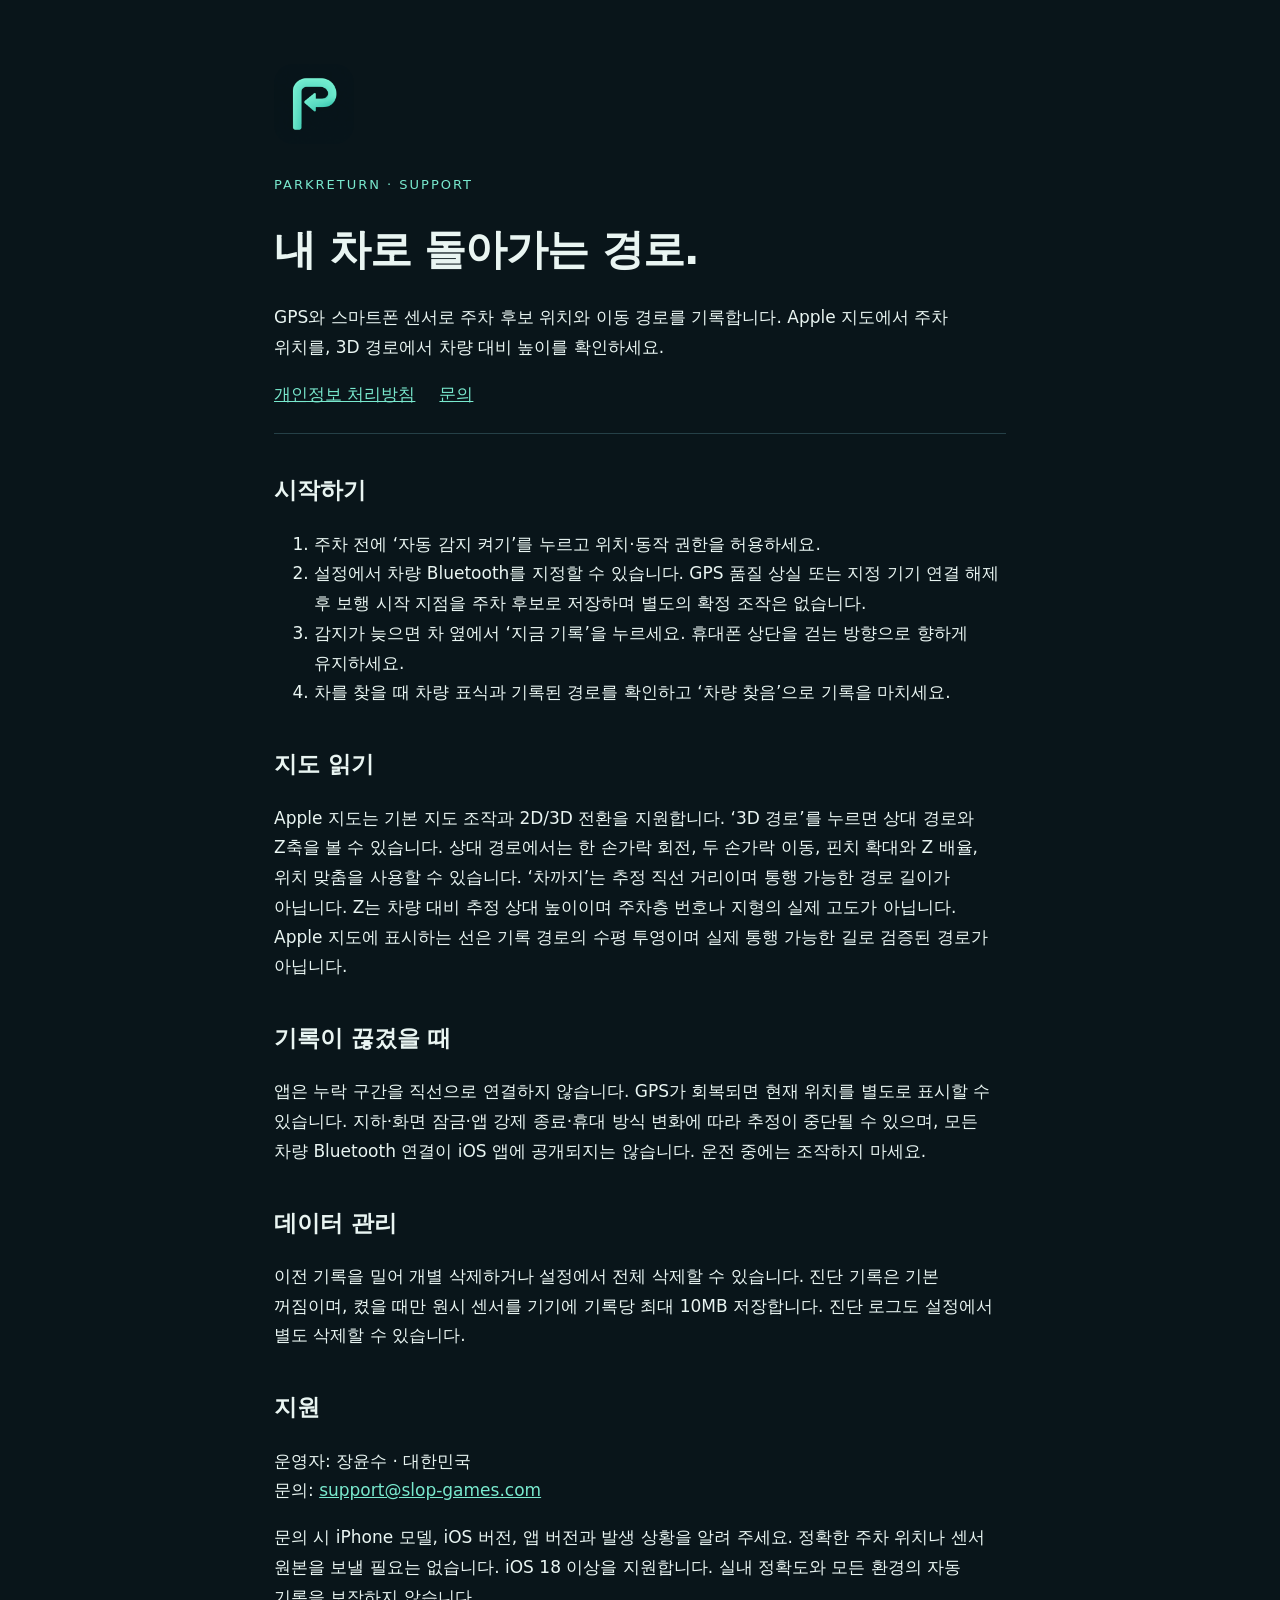
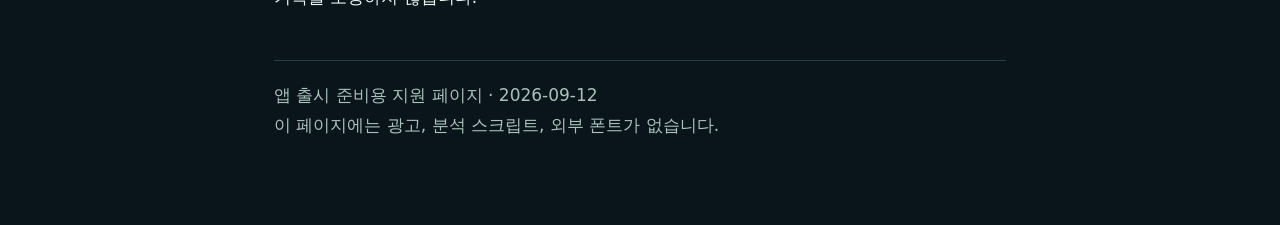
<file: index.html>
<!doctype html><html lang="ko"><head><meta charset="utf-8"><meta name="viewport" content="width=device-width,initial-scale=1"><title>ParkReturn 지원</title><meta name="description" content="ParkReturn 사용 방법 및 지원. GPS와 스마트폰 센서로 주차 후보 위치와 상대 이동 경로를 기록합니다."><link rel="stylesheet" href="style.css"></head><body><header><img src="icon.png" alt="ParkReturn"><div class="badge">PARKRETURN · SUPPORT</div><h1>내 차로 돌아가는 경로.</h1><p>GPS와 스마트폰 센서로 주차 후보 위치와 이동 경로를 기록합니다. Apple 지도에서 주차 위치를, 3D 경로에서 차량 대비 높이를 확인하세요.</p><nav><a href="privacy.html">개인정보 처리방침</a><a href="mailto:support@slop-games.com">문의</a></nav></header><main><h2>시작하기</h2><ol><li>주차 전에 ‘자동 감지 켜기’를 누르고 위치·동작 권한을 허용하세요.</li><li>설정에서 차량 Bluetooth를 지정할 수 있습니다. GPS 품질 상실 또는 지정 기기 연결 해제 후 보행 시작 지점을 주차 후보로 저장하며 별도의 확정 조작은 없습니다.</li><li>감지가 늦으면 차 옆에서 ‘지금 기록’을 누르세요. 휴대폰 상단을 걷는 방향으로 향하게 유지하세요.</li><li>차를 찾을 때 차량 표식과 기록된 경로를 확인하고 ‘차량 찾음’으로 기록을 마치세요.</li></ol><h2>지도 읽기</h2><p>Apple 지도는 기본 지도 조작과 2D/3D 전환을 지원합니다. ‘3D 경로’를 누르면 상대 경로와 Z축을 볼 수 있습니다. 상대 경로에서는 한 손가락 회전, 두 손가락 이동, 핀치 확대와 Z 배율, 위치 맞춤을 사용할 수 있습니다. ‘차까지’는 추정 직선 거리이며 통행 가능한 경로 길이가 아닙니다. Z는 차량 대비 추정 상대 높이이며 주차층 번호나 지형의 실제 고도가 아닙니다. Apple 지도에 표시하는 선은 기록 경로의 수평 투영이며 실제 통행 가능한 길로 검증된 경로가 아닙니다.</p><h2>기록이 끊겼을 때</h2><p>앱은 누락 구간을 직선으로 연결하지 않습니다. GPS가 회복되면 현재 위치를 별도로 표시할 수 있습니다. 지하·화면 잠금·앱 강제 종료·휴대 방식 변화에 따라 추정이 중단될 수 있으며, 모든 차량 Bluetooth 연결이 iOS 앱에 공개되지는 않습니다. 운전 중에는 조작하지 마세요.</p><h2>데이터 관리</h2><p>이전 기록을 밀어 개별 삭제하거나 설정에서 전체 삭제할 수 있습니다. 진단 기록은 기본 꺼짐이며, 켰을 때만 원시 센서를 기기에 기록당 최대 10MB 저장합니다. 진단 로그도 설정에서 별도 삭제할 수 있습니다.</p><h2>지원</h2><p>운영자: 장윤수 · 대한민국<br>문의: <a href="mailto:support@slop-games.com">support@slop-games.com</a></p><p>문의 시 iPhone 모델, iOS 버전, 앱 버전과 발생 상황을 알려 주세요. 정확한 주차 위치나 센서 원본을 보낼 필요는 없습니다. iOS 18 이상을 지원합니다. 실내 정확도와 모든 환경의 자동 기록을 보장하지 않습니다.</p></main><footer>앱 출시 준비용 지원 페이지 · 2026-09-12<br>이 페이지에는 광고, 분석 스크립트, 외부 폰트가 없습니다.</footer></body></html>
</file>
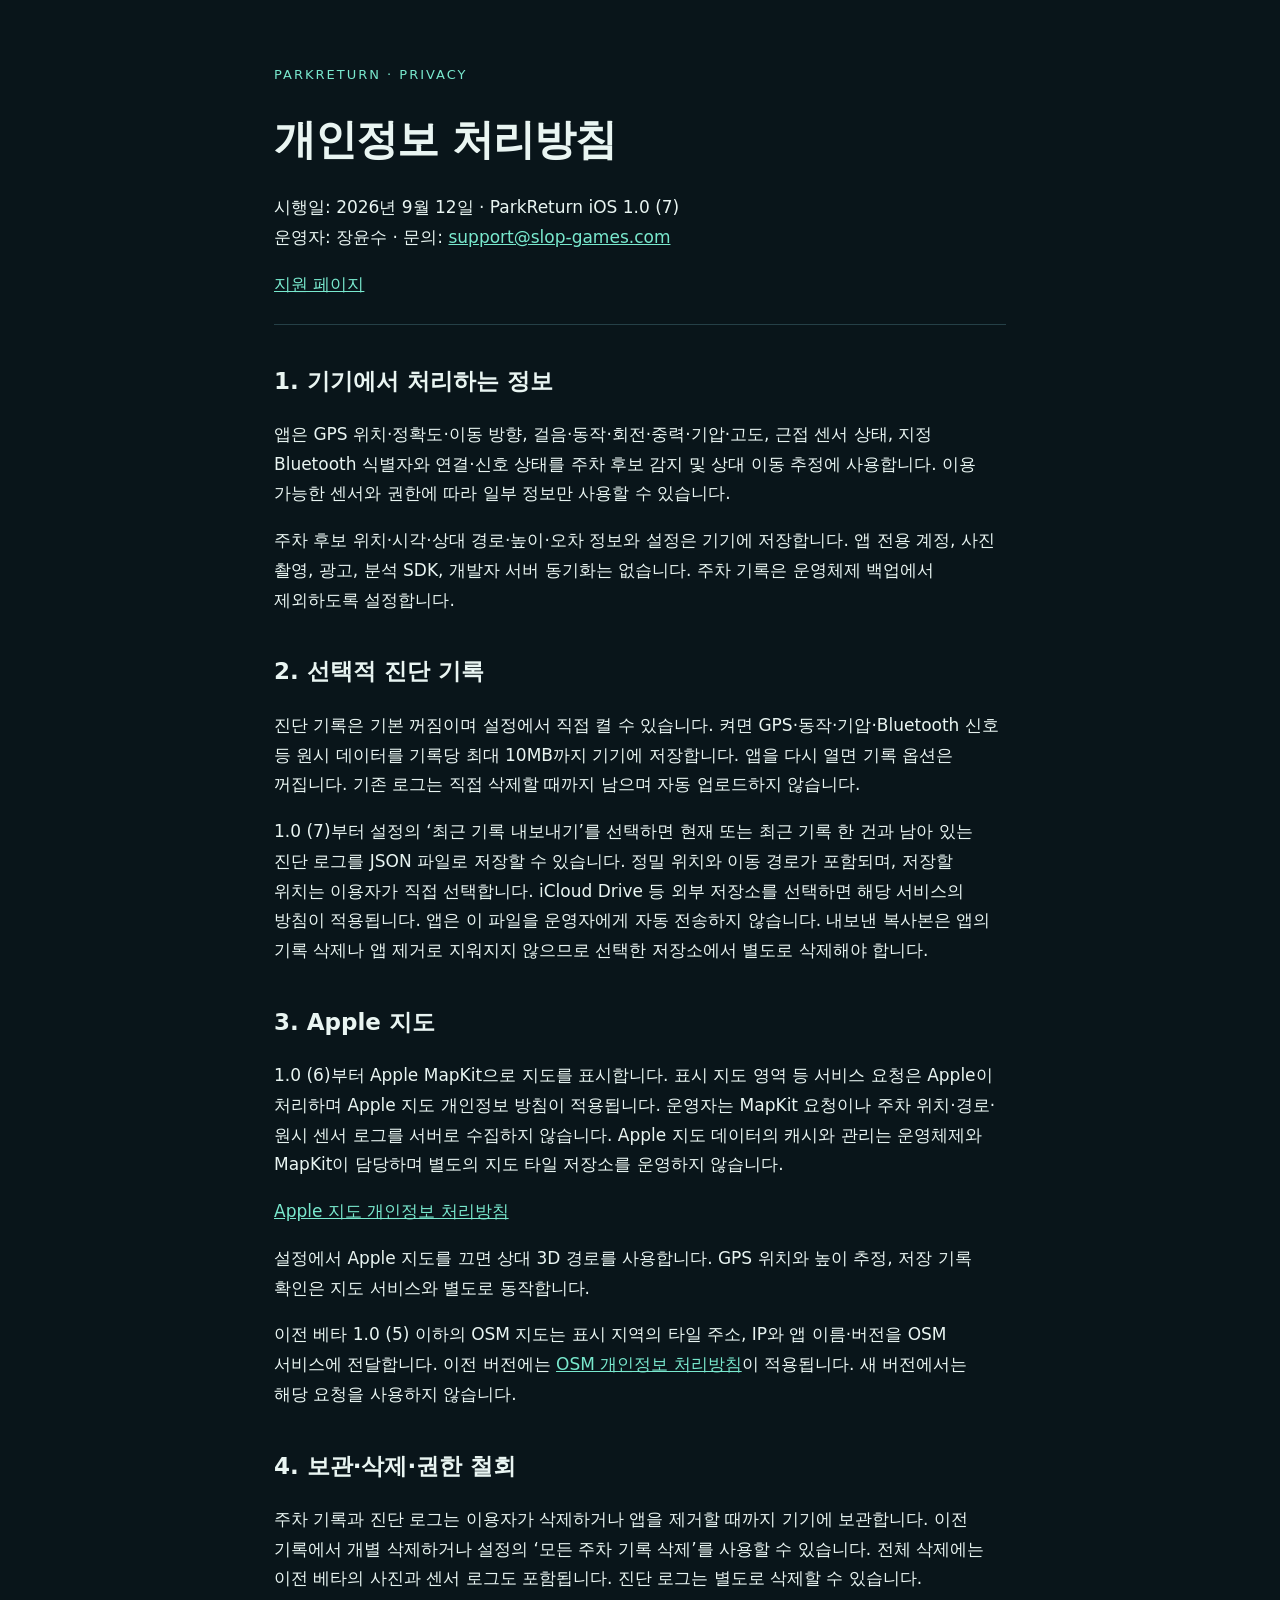
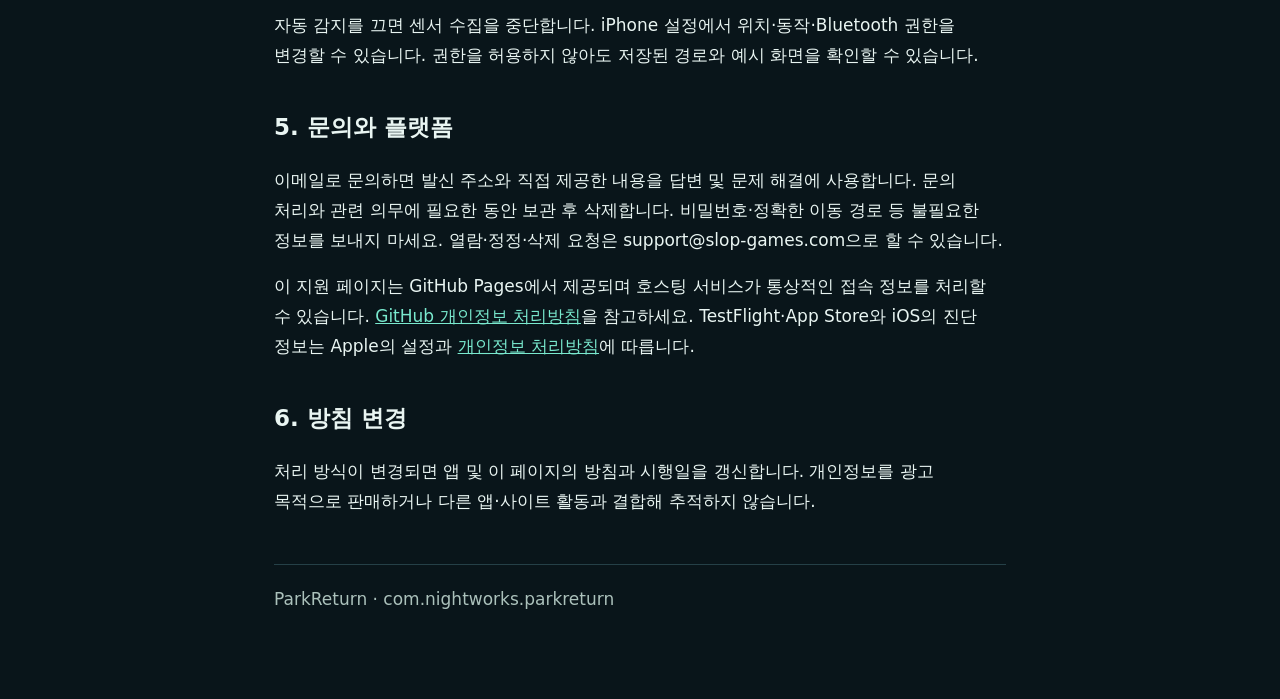
<file: privacy.html>
<!doctype html><html lang="ko"><head><meta charset="utf-8"><meta name="viewport" content="width=device-width,initial-scale=1"><title>ParkReturn 개인정보 처리방침</title><link rel="stylesheet" href="style.css"></head><body><header><div class="badge">PARKRETURN · PRIVACY</div><h1>개인정보 처리방침</h1><p>시행일: 2026년 9월 12일 · ParkReturn iOS 1.0 (7)<br>운영자: 장윤수 · 문의: <a href="mailto:support@slop-games.com">support@slop-games.com</a></p><a href="./">지원 페이지</a></header><main><h2>1. 기기에서 처리하는 정보</h2><p>앱은 GPS 위치·정확도·이동 방향, 걸음·동작·회전·중력·기압·고도, 근접 센서 상태, 지정 Bluetooth 식별자와 연결·신호 상태를 주차 후보 감지 및 상대 이동 추정에 사용합니다. 이용 가능한 센서와 권한에 따라 일부 정보만 사용할 수 있습니다.</p><p>주차 후보 위치·시각·상대 경로·높이·오차 정보와 설정은 기기에 저장합니다. 앱 전용 계정, 사진 촬영, 광고, 분석 SDK, 개발자 서버 동기화는 없습니다. 주차 기록은 운영체제 백업에서 제외하도록 설정합니다.</p><h2>2. 선택적 진단 기록</h2><p>진단 기록은 기본 꺼짐이며 설정에서 직접 켤 수 있습니다. 켜면 GPS·동작·기압·Bluetooth 신호 등 원시 데이터를 기록당 최대 10MB까지 기기에 저장합니다. 앱을 다시 열면 기록 옵션은 꺼집니다. 기존 로그는 직접 삭제할 때까지 남으며 자동 업로드하지 않습니다.</p><p>1.0 (7)부터 설정의 ‘최근 기록 내보내기’를 선택하면 현재 또는 최근 기록 한 건과 남아 있는 진단 로그를 JSON 파일로 저장할 수 있습니다. 정밀 위치와 이동 경로가 포함되며, 저장할 위치는 이용자가 직접 선택합니다. iCloud Drive 등 외부 저장소를 선택하면 해당 서비스의 방침이 적용됩니다. 앱은 이 파일을 운영자에게 자동 전송하지 않습니다. 내보낸 복사본은 앱의 기록 삭제나 앱 제거로 지워지지 않으므로 선택한 저장소에서 별도로 삭제해야 합니다.</p><h2>3. Apple 지도</h2><p>1.0 (6)부터 Apple MapKit으로 지도를 표시합니다. 표시 지도 영역 등 서비스 요청은 Apple이 처리하며 Apple 지도 개인정보 방침이 적용됩니다. 운영자는 MapKit 요청이나 주차 위치·경로·원시 센서 로그를 서버로 수집하지 않습니다. Apple 지도 데이터의 캐시와 관리는 운영체제와 MapKit이 담당하며 별도의 지도 타일 저장소를 운영하지 않습니다.</p><p><a href="https://www.apple.com/legal/privacy/data/ko/apple-maps/">Apple 지도 개인정보 처리방침</a></p><p>설정에서 Apple 지도를 끄면 상대 3D 경로를 사용합니다. GPS 위치와 높이 추정, 저장 기록 확인은 지도 서비스와 별도로 동작합니다.</p><p>이전 베타 1.0 (5) 이하의 OSM 지도는 표시 지역의 타일 주소, IP와 앱 이름·버전을 OSM 서비스에 전달합니다. 이전 버전에는 <a href="https://osmfoundation.org/wiki/Privacy_Policy">OSM 개인정보 처리방침</a>이 적용됩니다. 새 버전에서는 해당 요청을 사용하지 않습니다.</p><h2>4. 보관·삭제·권한 철회</h2><p>주차 기록과 진단 로그는 이용자가 삭제하거나 앱을 제거할 때까지 기기에 보관합니다. 이전 기록에서 개별 삭제하거나 설정의 ‘모든 주차 기록 삭제’를 사용할 수 있습니다. 전체 삭제에는 이전 베타의 사진과 센서 로그도 포함됩니다. 진단 로그는 별도로 삭제할 수 있습니다.</p><p>자동 감지를 끄면 센서 수집을 중단합니다. iPhone 설정에서 위치·동작·Bluetooth 권한을 변경할 수 있습니다. 권한을 허용하지 않아도 저장된 경로와 예시 화면을 확인할 수 있습니다.</p><h2>5. 문의와 플랫폼</h2><p>이메일로 문의하면 발신 주소와 직접 제공한 내용을 답변 및 문제 해결에 사용합니다. 문의 처리와 관련 의무에 필요한 동안 보관 후 삭제합니다. 비밀번호·정확한 이동 경로 등 불필요한 정보를 보내지 마세요. 열람·정정·삭제 요청은 support@slop-games.com으로 할 수 있습니다.</p><p>이 지원 페이지는 GitHub Pages에서 제공되며 호스팅 서비스가 통상적인 접속 정보를 처리할 수 있습니다. <a href="https://docs.github.com/en/site-policy/privacy-policies/github-general-privacy-statement">GitHub 개인정보 처리방침</a>을 참고하세요. TestFlight·App Store와 iOS의 진단 정보는 Apple의 설정과 <a href="https://www.apple.com/legal/privacy/">개인정보 처리방침</a>에 따릅니다.</p><h2>6. 방침 변경</h2><p>처리 방식이 변경되면 앱 및 이 페이지의 방침과 시행일을 갱신합니다. 개인정보를 광고 목적으로 판매하거나 다른 앱·사이트 활동과 결합해 추적하지 않습니다.</p></main><footer>ParkReturn · com.nightworks.parkreturn</footer></body></html>
</file>
<file: style.css>
:root{color-scheme:dark}*{box-sizing:border-box}body{max-width:780px;margin:64px auto;padding:0 24px;background:#09151a;color:#e9f5f2;font:17px/1.75 system-ui,sans-serif}a{color:#79e9ce}h1{font-size:42px;letter-spacing:-1px;line-height:1.2}h2{font-size:23px;margin-top:36px}nav{display:flex;gap:24px;flex-wrap:wrap}p,li{word-break:keep-all}header{border-bottom:1px solid #254047;padding-bottom:24px}small,footer{color:#abc1bb}footer{margin-top:48px;padding:20px 0;border-top:1px solid #254047}.badge{font-size:13px;color:#79e9ce;letter-spacing:2px}img{width:80px;height:80px;border-radius:20px;margin-bottom:20px}@media(max-width:520px){body{margin:32px auto}h1{font-size:34px}}
</file>
